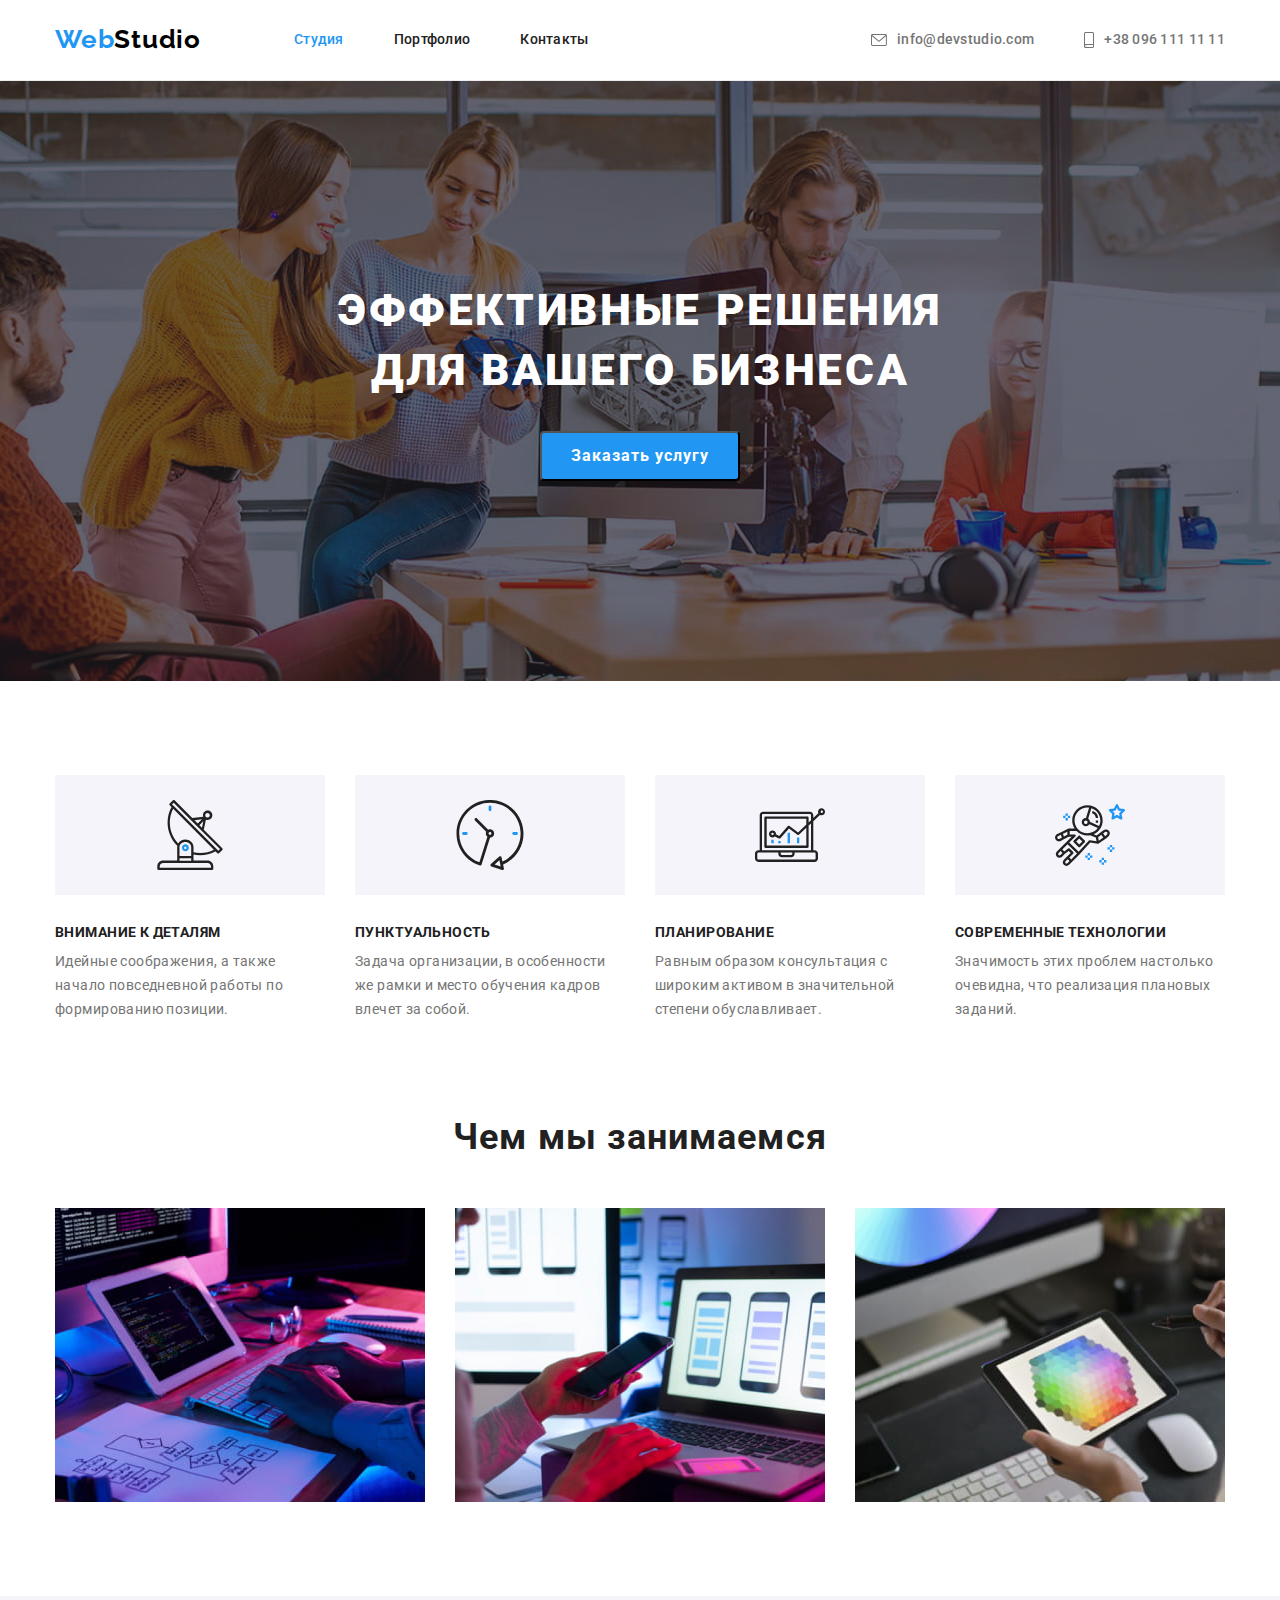
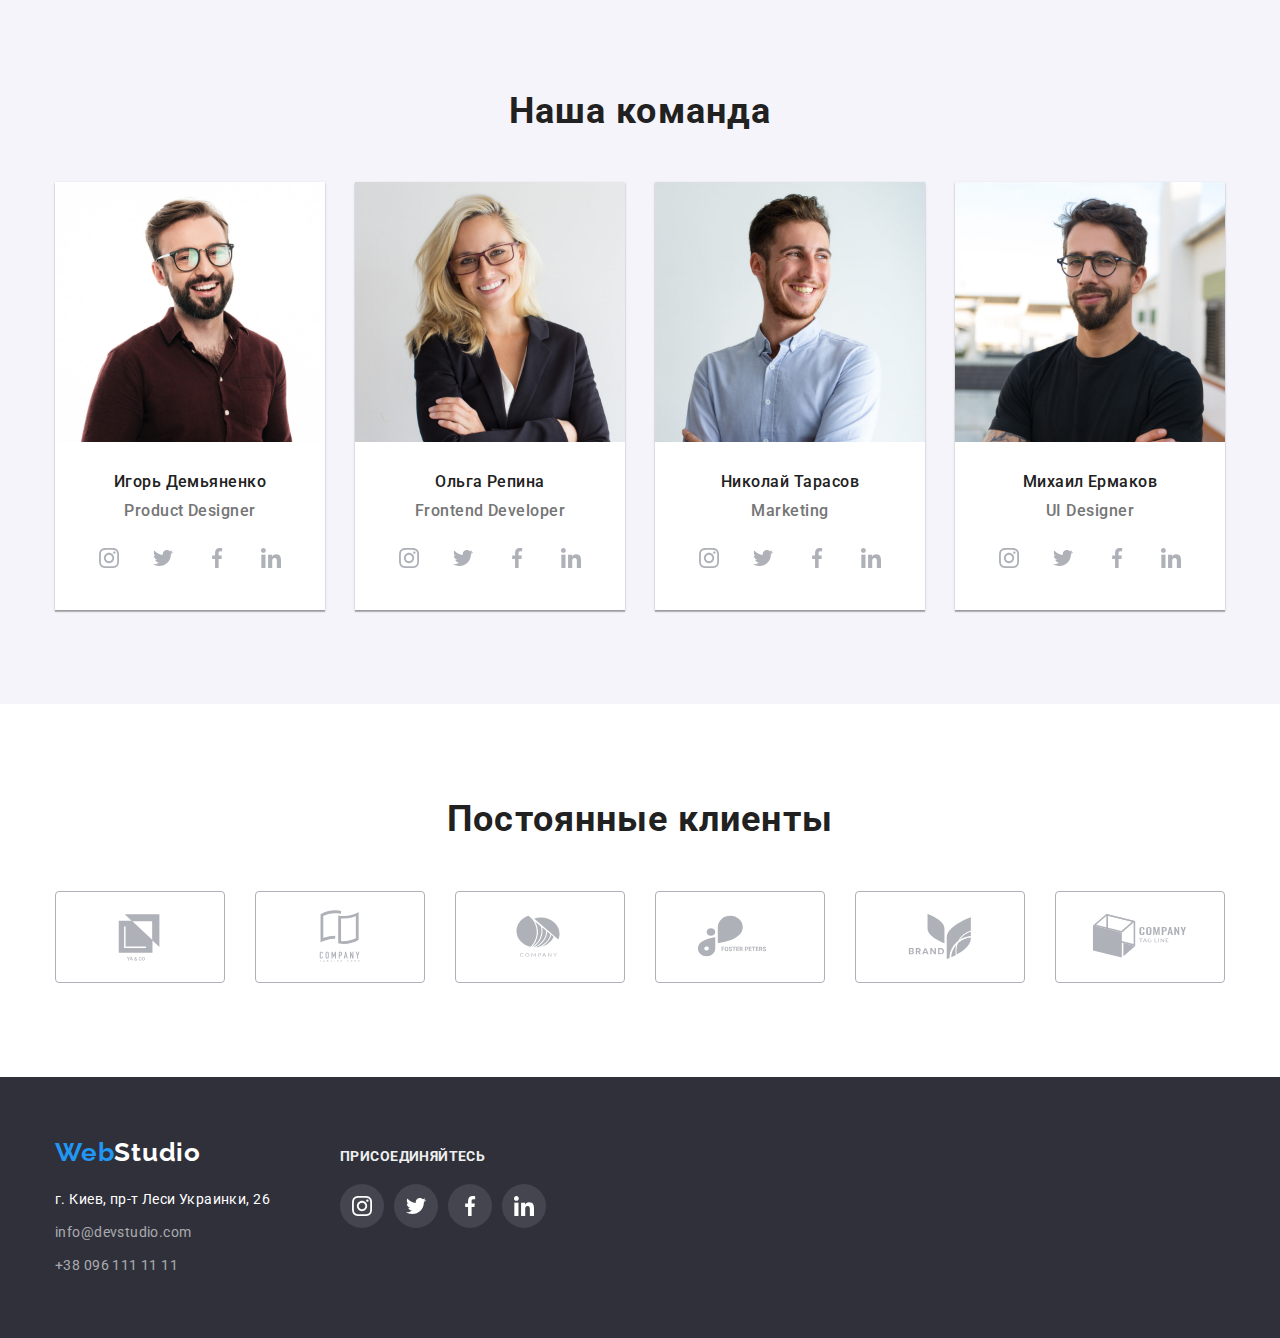
<file: index.html>
<!DOCTYPE html>
<html lang="ru">
<head>
    <meta charset="UTF-8">
    <meta http-equiv="X-UA-Compatible" content="IE=edge">
    <meta name="viewport" content="width=device-width, initial-scale=1.0">
    <title>Студия</title>
    <link href="https://fonts.googleapis.com/css2?family=Raleway:wght@700&family=Roboto:wght@400;500;700;900&display=swap" 
    rel="stylesheet">
    <link rel="stylesheet" href="https://cdnjs.cloudflare.com/ajax/libs/modern-normalize/1.1.0/modern-normalize.min.css">
    <link rel="stylesheet" href="./css/styles.css">
</head>
<body>
                                <!-- навигация -->
                                
    <header class="header">
        <div class="container main-nav">
            <a href="#" class="logo"><span class="logo-web">Web</span>Studio</a>
                <nav class="nav">
                    <ul class="nav list">
                        <li class="item"><a class="link current" href="index.html" >Студия</a></li>
                        <li class="item"><a class="link" href="portfolio.html" >Портфолио</a></li>
                        <li class="item"><a class="link" href="#" >Контакты</a></li>
                    </ul>
                </nav>
            <ul class="author list">
                <li class="item">
                    <a class="link" href="mailto:info@devstudio.com">
                        <svg class="icon" width=16px height="12px">
                            <use href="./images/icons/sprite.svg#icon-mail">
                            </use>
                        </svg>
                        info@devstudio.com 
                    </a></li>
                <li class="item">
                    <a class="link" href="tel:+380961111111">
                    <svg class="icon" width=10px height="16px">
                        <use href="./images/icons/sprite.svg#icon-phone">
                        </use>
                    </svg>
                    +38 096 111 11 11</a></li>
            </ul>
        </div>
    </header>

    <main>
                <!-- Шапка с кнопкой -->

        <section class="order">
            <div class="container">
                <h1 class="title">Эффективные решения <br> для вашего бизнеса</h1>
                <button type="button" class="button-order"> Заказать услугу</button>
            </div>
        </section>

                <!-- Особенности . Скрыть заголовок! -->

        <section class="section">
            <div class="container">

                <h2 class="visually-hidden" >Особенности</h2>
                <ul class="properties list">
                    <li class="item"> 
                        <div class="icons">
                            <svg class="properties-icon" width="70" height="70">
                                <use href="./images/icons/sprite.svg#icon-antenna">
                                </use>
                            </svg>
                        </div>
                        <h3 class="title">Внимание к деталям</h3>
                        <p class="text">Идейные соображения, а также начало повседневной работы по формированию позиции.</p>
                    </li>
                    <li class="item">
                        <div class="icons">
                            <svg class="properties-icon" width="70" height="70">
                                <use href="./images/icons/sprite.svg#icon-clock">
                                </use>
                            </svg>
                        </div>
                        <h3 class="title">Пунктуальность</h3>
                        <p class="text">Задача организации, в особенности же рамки и место обучения кадров влечет за собой.</p>
                    </li>
                    <li class="item">
                        <div class="icons">
                            <svg  class="icon" width="70" height="70">
                                <use href="./images/icons/sprite.svg#icon-diagram">
                                </use>
                            </svg>
                        </div>
                        <h3 class="title">Планирование</h3>
                        <p class="text">Равным образом консультация с широким активом в значительной степени обуславливает.</p>
                    </li>
                    <li class="item">
                        <div class="icons">
                            <svg class="icon" width="70" height="70">
                                <use href="./images/icons/sprite.svg#icon-astronaut">
                                </use>
                            </svg>
                        </div>
                        <h3 class="title">Современные технологии</h3>
                        <p class="text">Значимость этих проблем настолько очевидна, что реализация плановых заданий.</p>
                    </li>
                </ul>
            </div>
        </section>

                        <!-- Чем занимаемся -->

        <section class="section work">
            <div class="container">
               <h2 class="title">Чем мы занимаемся</h2>
                <ul class="work list">
                    <li class="item"><img src="./images/index/box1.jpg" alt="Работа за компьютером" width="370" height="300"></li>
                    <li class="item"><img src="./images/index/box2.jpg" alt="Работа за ноутбуком" width="370" height="300"></li>
                    <li class="item"><img src="./images/index/box3.jpg" alt="Работа на планшете" width="370" height="300"></li>
                </ul>
            </div>
        </section>

                        <!-- Наша команда -->

        <section class="section our-team">
            <div class="container">
                <h2 class="title">Наша команда</h2>
                <ul class="our-team list">
                    <li class="item">
                        <img src="./images/index/photo1.jpg" alt="Игорь Демьяненко, Product Designer" width="270" height="260">  
                        <div class="name post">
                            <h3 class="name">Игорь Демьяненко</h3>
                            <p class="text">Product Designer</p> 
                            <ul class="soc-list">
                                <li class="soc-item">
                                    <a href="" class="soc-link">
                                        <svg class="soc-icon" width=20px height="20px">
                                            <use href="./images/icons/sprite.svg#icon-instagram">  </use>
                                        </svg>
                                    </a>
                                </li>
                    
                                <li class="soc-item">
                                    <a href="" class="soc-link">
                                        <svg class="soc-icon" width=20px height="20px">
                                            <use href="./images/icons/sprite.svg#icon-twitter">  </use>
                                        </svg>
                                    </a>
                                </li>
                                <li class="soc-item">
                                    <a href="" class="soc-link">
                                        <svg class="soc-icon" width=20px height="20px">
                                            <use href="./images/icons/sprite.svg#icon-facebook">  </use>
                                        </svg>
                                    </a>
                                </li>
                                <li class="soc-item">
                                    <a href="" class="soc-link">
                                        <svg class="soc-icon" width=20px height="20px">
                                            <use href="./images/icons/sprite.svg#icon-linkedin">  </use>
                                        </svg>
                                    </a>
                                </li>
                            </ul>
                        </div>
                        
                    </li>
                    <li class="item">
                        <img src="./images/index/photo2.jpg" alt="Ольга Репина, Frontend Developer" width="270" height="260">  
                        <div class="name post">
                            <h3 class="name">Ольга Репина</h3>
                            <p class="text">Frontend Developer</p>
                            <ul class="soc-list">
                                <li class="soc-item">
                                    <a href="" class="soc-link">
                                        <svg class="soc-icon" width=20px height="20px">
                                            <use href="./images/icons/sprite.svg#icon-instagram">  </use>
                                        </svg>
                                    </a>
                                </li>
                    
                                <li class="soc-item">
                                    <a href="" class="soc-link">
                                        <svg class="soc-icon" width=20px height="20px">
                                            <use href="./images/icons/sprite.svg#icon-twitter">  </use>
                                        </svg>
                                    </a>
                                </li>
                                <li class="soc-item">
                                    <a href="" class="soc-link">
                                        <svg class="soc-icon" width=20px height="20px">
                                            <use href="./images/icons/sprite.svg#icon-facebook">  </use>
                                        </svg>
                                    </a>
                                </li>
                                <li class="soc-item">
                                    <a href="" class="soc-link">
                                        <svg class="soc-icon" width=20px height="20px">
                                            <use href="./images/icons/sprite.svg#icon-linkedin">  </use>
                                        </svg>
                                    </a>
                                </li>
                            </ul>
                        </div>
        
                    </li>
                    <li class="item">
                        <img src="./images/index/photo3.jpg" alt="Николай Тарасов, Marketing" width="270" height="260">  
                        <div class="name post">
                            <h3 class="name">Николай Тарасов</h3>
                            <p class="text">Marketing</p>
                            <ul class="soc-list">
                                <li class="soc-item">
                                    <a href="" class="soc-link">
                                        <svg class="soc-icon" width=20px height="20px">
                                            <use href="./images/icons/sprite.svg#icon-instagram">  </use>
                                        </svg>
                                    </a>
                                </li>
                    
                                <li class="soc-item">
                                    <a href="" class="soc-link">
                                        <svg class="soc-icon" width=20px height="20px">
                                            <use href="./images/icons/sprite.svg#icon-twitter">  </use>
                                        </svg>
                                    </a>
                                </li>
                                <li class="soc-item">
                                    <a href="" class="soc-link">
                                        <svg class="soc-icon" width=20px height="20px">
                                            <use href="./images/icons/sprite.svg#icon-facebook">  </use>
                                        </svg>
                                    </a>
                                </li>
                                <li class="soc-item">
                                    <a href="" class="soc-link">
                                        <svg class="soc-icon" width=20px height="20px">
                                            <use href="./images/icons/sprite.svg#icon-linkedin">  </use>
                                        </svg>
                                    </a>
                                </li>
                        </ul>
        
                        </div>

                    </li>
                    <li class="item">
                        <img src="./images/index/photo4.jpg" alt="Михаил Ермаков, UI Designer" width="270" height="260">  
                        <div class="name post">
                            <h3 class="name">Михаил Ермаков</h3>
                            <p class="text">UI Designer</p>
                            <ul class="soc-list">
                                <li class="soc-item">
                                    <a href="" class="soc-link">
                                        <svg class="soc-icon" width=20px height="20px">
                                            <use href="./images/icons/sprite.svg#icon-instagram">  </use>
                                        </svg>
                                    </a>
                                </li>
                    
                                <li class="soc-item">
                                    <a href="" class="soc-link">
                                        <svg class="soc-icon" width=20px height="20px">
                                            <use href="./images/icons/sprite.svg#icon-twitter">  </use>
                                        </svg>
                                    </a>
                                </li>
                                <li class="soc-item">
                                    <a href="" class="soc-link">
                                        <svg class="soc-icon" width=20px height="20px">
                                            <use href="./images/icons/sprite.svg#icon-facebook">  </use>
                                        </svg>
                                    </a>
                                </li>
                                <li class="soc-item">
                                    <a href="" class="soc-link">
                                        <svg class="soc-icon" width=20px height="20px">
                                            <use href="./images/icons/sprite.svg#icon-linkedin">  </use>
                                        </svg>
                                    </a>
                                </li>
                            </ul>
                        </div>
                    </li>
                </ul>
            </div>
        </section>

            <!-- Постоянные клиенты -->

        <section class="section clients">
            <div class="container">
                <h2 class="title">Постоянные клиенты</h2>
                <ul class="clients-list">
                    <li class="clients-item">
                        <a href="#" class="clients-link">
                            <svg class="clients-icon">
                                <use href="./images/icons/sprite.svg#icon-logo1" ></use>
                            </svg>
                        </a>
                    </li>
                    <li class="clients-item">
                        <a href="#" class="clients-link">
                            <svg class="clients-icon">
                                <use href="./images/icons/sprite.svg#icon-logo2" ></use>
                            </svg>
                        </a>
                    </li>
                    <li class="clients-item">
                        <a href="#" class="clients-link">
                            <svg class="clients-icon">
                                <use href="./images/icons/sprite.svg#icon-logo3" ></use>
                            </svg>
                        </a>
                    </li>
                    <li class="clients-item">
                        <a href="#" class="clients-link">
                            <svg class="clients-icon">
                                <use href="./images/icons/sprite.svg#icon-logo4" ></use>
                            </svg>
                        </a>
                    </li>
                    <li class="clients-item">
                        <a href="#" class="clients-link">
                            <svg class="clients-icon">
                                <use href="./images/icons/sprite.svg#icon-logo5" ></use>
                            </svg>
                        </a>
                    </li>
                    <li class="clients-item">
                        <a href="#" class="clients-link">
                            <svg class="clients-icon" width="94" height="45">
                                <use href="./images/icons/sprite.svg#icon-logo6" ></use>
                            </svg>
                        </a>
                    </li>
                </ul>
            </div>
        </section>
    </main>
                      <!-- Подвал, футер -->

    <footer class="footer">
        <div class="container footer-container">
            <div class="logo-address">
                <a class="logo-foot" href="#" target="_blank" rel="noopener noreferrer"><span class="logo-web">Web</span>Studio</a>
                    <address class="address">
                        <ul class="footer-list">
                            <li class="item"><a class="contacts map" 
                                href="https://goo.gl/maps/UUaV6C99xNGQSZhZA" 
                                target="_blank" 
                                rel="noopener noreferrer">г. Киев, пр-т Леси Украинки, 26</a></li>
                            <li class="item"><a class="contacts" href="mailto:info@devstudio.com">info@devstudio.com</a></li>
                            <li class="item"><a class="contacts" href="tel:+380961111111">+38 096 111 11 11</a></li>
                        </ul>        
                    </address>
            </div>
            <div>
                <h3 class="social">Присоединяйтесь</h3>
                <ul class="social-list">
                    <li class="social-item">
                        <a href="" class="social-link">
                            <svg class="social-icon">
                                <use href="./images/icons/sprite.svg#icon-instagram">  </use>
                            </svg>
                        </a>
                    </li>
                    <li class="social-item">
                        <a href="" class="social-link">
                            <svg class="social-icon">
                                <use href="./images/icons/sprite.svg#icon-twitter">  </use>
                            </svg>
                        </a>
                    </li>       
                    <li class="social-item">
                        <a href="" class="social-link">
                            <svg class="social-icon">
                                <use href="./images/icons/sprite.svg#icon-facebook">  </use>
                            </svg>
                        </a>
                    </li>       
                    <li class="social-item">
                        <a href="" class="social-link">
                            <svg class="social-icon">
                                <use href="./images/icons/sprite.svg#icon-linkedin">  </use>
                            </svg>
                        </a>
                    </li>       
                </ul>

            </div> 

        </div>
    </footer>
   
</body>
</html>
</file>
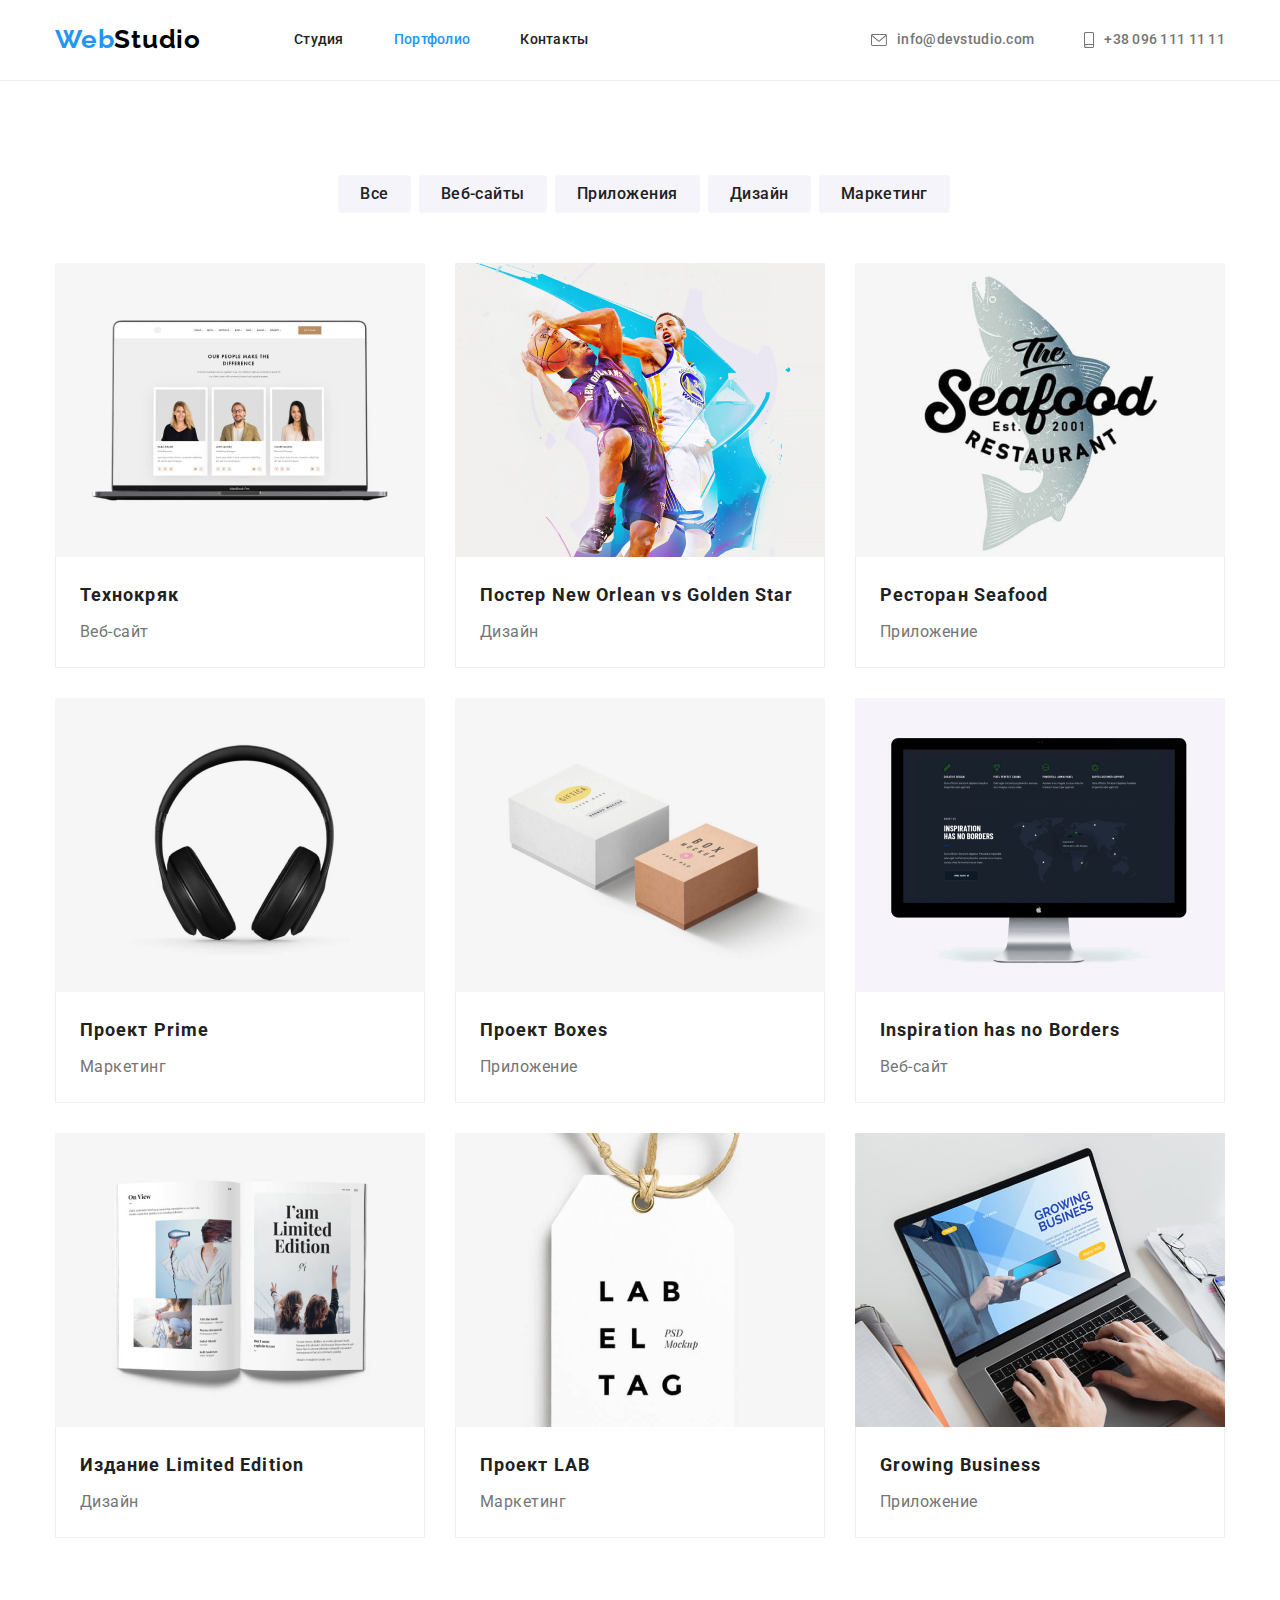
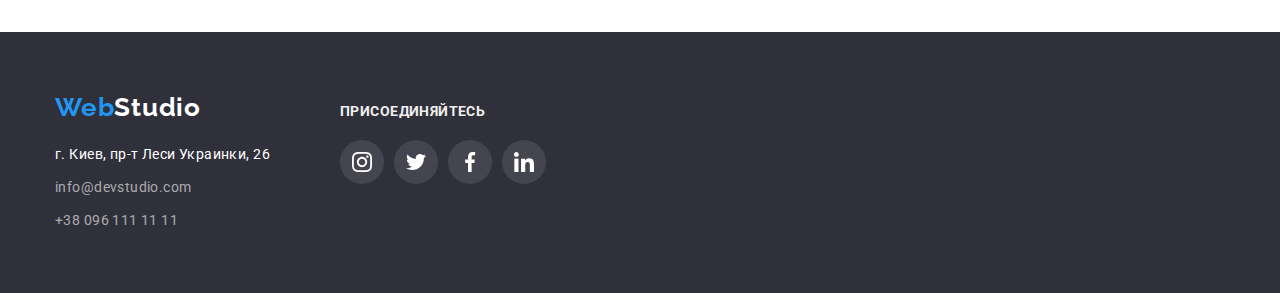
<file: portfolio.html>
<!DOCTYPE html>
<html lang="ru">
<head>
    <meta charset="UTF-8">
    <meta http-equiv="X-UA-Compatible" content="IE=edge">
    <meta name="viewport" content="width=device-width, initial-scale=1.0">
    <title>Портфолио</title>
    <link href="https://fonts.googleapis.com/css2?family=Raleway:wght@700&family=Roboto:wght@400;500;700;900&display=swap" 
    rel="stylesheet">
    <link rel="stylesheet" href="https://cdnjs.cloudflare.com/ajax/libs/modern-normalize/1.1.0/modern-normalize.min.css">
    <link rel="stylesheet" href="./css/styles.css">
</head>
<body>
                                <!-- навигация -->

    <header class="header">
        <div class="container main-nav">
                <a href="#" class="logo"><span class="logo-web">Web</span>Studio</a>
            <nav class="nav">
                <ul class="nav list">
                    <li class="item"><a class="link" href="index.html" >Студия</a></li>
                    <li class="item"><a class="link current" href="portfolio.html" >Портфолио</a></li>
                    <li class="item"><a class="link" href="#" >Контакты</a></li>
                </ul>
            </nav>
            <ul class="author list">
                <li class="item">
                    <a class="link" href="mailto:info@devstudio.com">
                        <svg class="icon" width=16px height="12px">
                            <use href="./images/icons/sprite.svg#icon-mail"></use>
                        </svg>
                        info@devstudio.com 
                    </a>
                </li>
                <li class="item">
                    <a class="link" href="tel:+380961111111">
                    <svg class="icon" width=10px height="16px">
                        <use href="./images/icons/sprite.svg#icon-phone"></use>
                    </svg>
                    +38 096 111 11 11</a>
                </li>
            </ul>
        </div>
    </header>

    <main>
                            <!-- Кнопки фильтра -->

        <section class="section">
            <div class="container">
                <h1 class="visually-hidden">Фильтр</h1>
                <ul class="filtr list">
                    <li class="item"><button type="button" class="filtr">Все</button></li>
                    <li class="item"><button type="button" class="filtr">Веб-сайты</button></li>
                    <li class="item"><button type="button" class="filtr">Приложения</button></li>
                    <li class="item"><button type="button" class="filtr">Дизайн</button></li>
                    <li class="item"><button type="button" class="filtr">Маркетинг</button></li>
                </ul>

                            <!-- Секция Портфолио -->

                <ul class="gallery-list">
                    <li class="gallery-item">
                        <a href="#" class="gallery-link">
                            <img  class="img" src="./images/portfolio/imgp1.jpg" alt="Экран ноутбука" 
                                width="370" 
                                height="300">

                            <div class="gallery-border">
                                <h2 class="gallery-title">Технокряк</h2> 
                                <p class="gallery-text">Веб-сайт</p>
                            </div>
                        </a>
                    </li>
                    <li class="gallery-item">
                        <a href="#" class="gallery-link">
                            <img class="img" src="./images/portfolio/imgp2.jpg" alt="Баскетболисты" 
                                width="370" 
                                height="300">
                            <div class="gallery-border">
                                <h2 class="gallery-title">Постер New Orlean vs Golden Star</h2> 
                                <p class="gallery-text">Дизайн</p>
                            </div>
                        </a>
                    </li>
                    <li class="item">
                        <a href="#" class="gallery-link">
                            <img class="img" src="./images/portfolio/imgp3.jpg" alt="Логотип ресторана Seafood" 
                                width="370" 
                                height="300">
                            <div class="gallery-border">
                                <h2 class="gallery-title">Ресторан Seafood</h2> 
                                <p class="gallery-text">Приложение</p>
                            </div>
                        </a>
                    </li>
                    <li class="gallery-item">
                        <a href="#" class="gallery-link">
                            <img class="img" src="./images/portfolio/imgp4.jpg" alt="Безпроводные наушники"
                                width="370" 
                                height="300">
                            <div class="gallery-border">
                                <h2 class="gallery-title">Проект Prime</h2> 
                                <p class="gallery-text">Маркетинг</p>
                            </div>
                        </a>
                    </li>
                    <li class="gallery-item">
                        <a href="#" class="gallery-link">
                            <img class="img" src="./images/portfolio/imgp5.jpg" alt="Две коробки" 
                                width="370" 
                                height="300">
                            <div class="gallery-border">
                                <h2 class="gallery-title">Проект Boxes</h2> 
                                <p class="gallery-text">Приложение</p>
                            </div>
                        </a>
                    </li>
                    <li class="gallery-item">
                        <a href="#" class="gallery-link">
                            <img class="img" src="./images/portfolio/imgp6.jpg" alt="Екран компьютера"
                                width="370"
                                height="300">
                            <div class="gallery-border">
                                <h2 class="gallery-title">Inspiration has no Borders</h2> 
                                <p class="gallery-text">Веб-сайт</p>
                            </div>
                        </a>
                    </li>
                    <li class="gallery-item">
                        <a href="#" class="gallery-link">
                            <img class="img" src="./images/portfolio/imgp7.jpg" alt="Развернутая книга" 
                                width="370" 
                                height="300">
                            <div class="gallery-border">
                                <h2 class="gallery-title">Издание Limited Edition</h2> 
                                <p class="gallery-text">Дизайн</p>
                            </div>
                        </a>
                    </li>
                    <li class="gallery-item">
                        <a href="#" class="gallery-link">
                            <img class="img" src="./images/portfolio/imgp8.jpg" alt="Бирка Labletag" 
                                width="370" 
                                height="300">
                            <div class="gallery-border">
                                <h2 class="gallery-title">Проект LAB</h2> 
                                <p class="gallery-text">Маркетинг</p>
                            </div>
                        </a>
                    </li>
                    <li class="gallery-item">
                        <a href="#" class="gallery-link">
                            <img class="img" src="./images/portfolio/imgp9.jpg" alt="Открытый Ноутбук" 
                                width="370" 
                                height="300">
                            <div class="gallery-border">
                                <h2 class="gallery-title">Growing Business</h2> 
                                <p class="gallery-text">Приложение</p>
                            </div>
                        </a>
                    </li>
                </ul>
            </div>
        </section>
    </main>
                                <!-- Подвал, футер -->
    <footer class="footer">
        <div class="container footer-container">
            <div class="logo-address">
                <a class="logo-foot" href="#" target="_blank" rel="noopener noreferrer"><span class="logo-web">Web</span>Studio</a>
                    
                    <address class="address">
                        <ul class="footer-list">
                            <li class="item"><a class="contacts map" 
                                href="https://goo.gl/maps/UUaV6C99xNGQSZhZA" 
                                target="_blank" 
                                rel="noopener noreferrer">г. Киев, пр-т Леси Украинки, 26</a></li>
                            <li class="item"><a class="contacts" href="mailto:info@devstudio.com">info@devstudio.com</a></li>
                            <li class="item"><a class="contacts" href="tel:+380961111111">+38 096 111 11 11</a></li>
                        </ul>        
                    </address>
            </div>
            <div>
                <h3 class="social">Присоединяйтесь</h3>
                <ul class="social-list">
                    <li class="social-item">
                        <a href="" class="social-link">
                            <svg class="social-icon">
                                <use href="./images/icons/sprite.svg#icon-instagram">  </use>
                            </svg>
                        </a>
                    </li>
                    <li class="social-item">
                        <a href="" class="social-link">
                            <svg class="social-icon">
                                <use href="./images/icons/sprite.svg#icon-twitter">  </use>
                            </svg>
                        </a>
                    </li>       
                    <li class="social-item">
                        <a href="" class="social-link">
                            <svg class="social-icon">
                                <use href="./images/icons/sprite.svg#icon-facebook">  </use>
                            </svg>
                        </a>
                    </li>       
                    <li class="social-item">
                        <a href="" class="social-link">
                            <svg class="social-icon">
                                <use href="./images/icons/sprite.svg#icon-linkedin">  </use>
                            </svg>
                        </a>
                    </li>       
                </ul>

            </div> 

        </div>
    </footer>
                            

</body>
</html>
</file>
<file: css/styles.css>
:root {
  --acsent-color: #2196f3;
  --title-color: #212121;
  --link-color: #212121;
  --text-color: #757575;
  --button-background: #2196f3;
  --button-filtr-color: #212121;
  --team-background: #F5F4FA;
  --footer-background: #2f303a;
  --order-background: #2f303a;
  --border-color: #EEEEEE;
  --icon-color: #AFB1B8;
  --icon-color-hover: #FFFFFF;
  --icon-social-color: #FFFFFF;


}

body {
  background-color: #ffffff;
  color: var(--text-color);
  font-family: 'Roboto', sans-serif;
  margin: 0;
}

.container{
  width: 1200px;
  margin-left: auto;
  margin-right: auto;
  padding-left: 15px;
  padding-right: 15px;
}

.section{
  padding: 94px 0;
}
/* Скидання списків */
ul{
  list-style: none;
  margin: 0;
  padding: 0;

}
h1,
h2, 
h3, 
p{
  padding: 0;
  margin: 0;
}
/* базові */
img{
  display: block;
  width: 100%;
  height: auto;
}
.header{
      /* Установит стили нижней рамки */
 border-bottom-width: 1px;
 border-bottom-style: solid;
 border-bottom-color: #ECECEC;
}

      /* Цвет логотипа */

.logo {
  color: #000000;
  font-family: 'Raleway';
  font-weight: 700;
  font-size: 26px;
  line-height: 1.2;
  letter-spacing: 0.03em;
  text-decoration: none;
  margin-right: 93px;  

}

.logo:hover,
.logo:focus {
  color: var(--acsent-color);
}

.logo-web{
  color: var(--acsent-color);
}

          /* Навигация  */

.main-nav{
  display: flex;
  align-items: center;
  
}

.nav{
  display: flex;
}

.nav .item:not(:first-child){
  margin-left: 50px;
  
}

.nav .link,
.author .link{
  font-weight: 500;
  font-size: 14px;
  line-height: 1.1;
  letter-spacing: 0.02em;
  color: var(--link-color);
  text-decoration: none;
  
  display: block;
  padding-top: 32px;
  padding-bottom: 32px;

}
.nav .link:hover,
.nav .link:focus,
.author .link:hover,
.author .link:focus{
  color: var(--acsent-color);
}
        /* Эффект текущей страницы */

.nav .current{
  color: var(--acsent-color);
}

.author.list{
  display: flex;
  margin-left: auto;
}

.author .link{
  display: flex;
  align-items: center;
  color: #757575;
}

.author .item + .item{
  margin-left: 50px;
  
}
.author .icon{
  margin-right: 10px;
  fill: currentColor;
}
          /* Блок решения 
          с кнопкой заказать услугу   */

.order {
  max-width: 1600px;
  margin: 0 auto;
  background-color: #C4C4C4;
  background-image: linear-gradient(
    to top, rgba(47,48,58,0.4), rgba(47,48,58,0.4)
  ), url(../images/index/bgimage.jpg);
  background-repeat: no-repeat;
  background-size: cover;
  background-position: center;
  text-align: center;
  padding-top: 200px;
  padding-bottom: 200px;
}

.order .title {
  font-weight: 900;
  font-size: 44px;
  line-height: 1.36;
  letter-spacing: 0.06em;
  text-transform: uppercase;
  color: #ffffff;
  margin-bottom: 30px;

}
        /* Кнопка Заказать услугу */

.button-order {
  font-family: inherit;
  font-weight: 700;
  font-size: 16px;
  line-height: 1.88;
  letter-spacing: 0.06em;
  border-radius: 4px;
  width: 200px;
  height: 50px;
  box-shadow: 0px 4px 4px rgba(0, 0, 0, 0.15);
  color: #ffffff;
  background-color: var(--button-background);
  cursor: pointer;

}

.button-order:hover,
.button-order:focus {
  background-color: #188CE8;

}

            /* Properties - Особенности */

.properties.list{
  display: flex;
}
.visually-hidden { 
  position: absolute; 
  width: 1px; 
  height: 1px; 
  margin: -1px; 
  border: 0; 
  padding: 0; 
  white-space: nowrap; 
  clip-path: inset(100%); 
  clip: rect(0 0 0 0); 
  overflow: hidden; 
} 
.properties .item{
  width: 270px;
}
        /* Иконки картинки   */
.properties .icons{
  width: 270px;
  height: 120px;
  background-color: #F5F4FA;
  margin-bottom: 30px;
  display: flex;
  align-items: center;
  justify-content: center;
}


.properties .item:not(:last-child){
  margin-right: 30px;
}

.properties .title{
  font-weight: 700;
  font-size: 14px;
  line-height: 1.1;
  letter-spacing: 0.03em;
  text-transform: uppercase;
  color: var(--link-color);

}

.properties .text{
  font-size: 14px;
  line-height: 1.71;
  letter-spacing: 0.03em;
  color: var(--text-color);
  margin-bottom: 0px;
  margin-top: 10px;

}

      /* Чем мы занимаемся */

.work .title,
.our-team .title,
.clients .title{
  font-weight: 700;
  font-size: 36px;
  line-height: 1.17;
  text-align: center;
  letter-spacing: 0.03em;
  color: var(--title-color);
  margin-bottom: 50px;
}
.section.work{
  padding-top: 0;
}
.section.work .work.list{
  display: flex;
}

.work .item:not(:last-child){
  margin-right: 30px;
}

/* Наша команда */
.our-team{
  background-color: var(--team-background);
}

.our-team.list{
  display: flex;
  text-align: center;
  justify-content: space-between;

}

.our-team .item{
  width: 270px;
  box-shadow: 
  0px 1px 3px rgba(0, 0, 0, 0.12), 
  0px 1px 1px rgba(0, 0, 0, 0.14), 
  0px 2px 1px rgba(0, 0, 0, 0.2);
  background-color: var(--icon-social-color);

}
.our-team .name.post{
  padding-top: 30px;
  padding-bottom: 30px;
  margin-bottom: 0;
}
.our-team .name{
  font-weight: 500;
  font-size: 16px;
  line-height: 1.2;
  letter-spacing: 0.03em;
  color: var(--title-color);
  margin-bottom: 10px;

}

.our-team .text{
  font-size: 16px;
  line-height: 1.2;
  letter-spacing: 0.03em;
  color: var(--text-color);
  margin-bottom: 16px;

}

.soc-list{
  display: flex;
  justify-content: center;

}
.soc-item{
  width: 44px;
  height: 44px;

}
.soc-item:not(:last-child){
  margin-right: 10px;
 
}
.soc-link{
  display: flex;
  justify-content: center;
  align-items: center;
  width: 100%;
  height: 100%;
  border-radius: 50%;
  background: rgba(255, 255, 255, 0.1);
  color: var(--icon-color);

}
.soc-icon{
  fill: currentColor;

}
.soc-link:hover,
.soc-link:focus {
  background-color: var(--acsent-color);
  color: var(--icon-color-hover);
}



/* Постоянные клиенты */
.clients-list{
  display: flex;
  justify-content: center;

}
.clients-item{
  width: 170px;
  height: 92px;
}
.clients-link{
  display: flex;
  justify-content: center;
  align-items: center;  
  width: 100%;
  height: 100%;
  border: 1px solid #AFB1B8;
  border-radius: 4px;
  color: var(--icon-color);
}
.clients-icon{
  width: 106px;
  height: 60px;
  fill: currentColor; 
}
.clients-item:not(:last-child){
  margin-right: 30px;
}
.clients-link:hover,
.clients-link:focus{
  border-color: var(--acsent-color);
  color: var(--acsent-color);

}



      /* Кнопки фильтра */

.filtr.list {
  display: flex;
  justify-content: center;
  margin-bottom: 50px;

}
.filtr .item{
  margin-left: 8px;
 
}
.filtr.list .filtr {
  font-family: inherit;
  font-weight: 500;
  font-size: 16px;
  line-height: 1.62;
  text-align: center;
  letter-spacing: 0.03em;
  color: var(--button-filtr-color);
  cursor: pointer;
  background: var(--team-background);
  border: var(--team-background);
  height: 38px;
  border-radius: 4px;
  padding: 6px 22px;

}

.filtr.list .filtr:hover,
.filtr.list .filtr:focus {
  background-color: var(--button-background);
  color: #ffffff;
  box-shadow: 
  0px 3px 1px rgba(0, 0, 0, 0.1), 
  0px 1px 2px rgba(0, 0, 0, 0.08), 
  0px 2px 2px rgba(0, 0, 0, 0.12);
  outline: none;
}

        /* Галерея */
        /* Список без маркеров */

.gallery-list{
  display: flex;
  flex-wrap: wrap;
}

.gallery-item{
  width: 370px;
  margin-right: 30px;
  margin-bottom: 30px;
}
.gallery-link{
  display: inline-block;
  text-decoration: none;

}
.gallery-link:hover,
.gallery-link:focus{
  cursor: pointer;
  box-shadow: 
  0px 1px 1px rgba(0, 0, 0, 0.12), 
  0px 4px 4px rgba(0, 0, 0, 0.06), 
  1px 4px 6px rgba(0, 0, 0, 0.16);

}

.gallery-item:nth-child(3n){
  margin-right: 0;
}

.gallery-item:nth-last-child(-n+3){
  margin-bottom: 0;
}

.gallery-title {
  font-weight: 700;
  font-size: 18px;
  line-height: 2;
  letter-spacing: 0.06em;
  color: var(--title-color);

}

.gallery-text {
  font-size: 16px;
  line-height: 1.88;
  letter-spacing: 0.03em;
  color: var(--text-color);
  margin-top: 4px;
 
}

.gallery-border{
  padding: 20px 24px;

/* Установит стили правой рамки */
  border-right-width: 1px;
  border-right-style: solid;
  border-right-color: var(--border-color);

  /* Установит стили нинжней рамки */
  border-bottom-width: 1px;
  border-bottom-style: solid;
  border-bottom-color: var(--border-color); 

  /* Установит стили левой рамки */
  border-left-width: 1px;
  border-left-style: solid;
  border-left-color: var(--border-color);
  
}



        /* Footer */
.footer {
  background-color: var(--footer-background);
  padding-top: 60px;
  padding-bottom: 60px;
}
.footer-container{
  display: flex;
  align-items: baseline;
}

.logo-foot {
  color: #ffffff;
  font-family: 'Raleway';
  font-weight: 700;
  font-size: 26px;
  line-height: 1.2;
  letter-spacing: 0.03em;
  text-decoration: none;
}

.logo-foot:hover,
.logo-foot:focus{
  color: var(--acsent-color);
}

          /* Адрес - карта */
.address{
  margin-top: 20px;
  padding-bottom: 0;
}

.contacts.map,
.contacts {
  font-style: normal;
  font-size: 14px;
  line-height: 1.71;
  letter-spacing: 0.03em;
  color: #ffffff;
  text-decoration: none;
}


.contacts {
  color: #ffffff99;

}
.footer .item:not(:last-child){
  margin-bottom: 9px;
}
.link-map:hover,
.link-map:focus,
.contacts:hover,
.contacts:focus{
  color: var(--acsent-color);
}
/* Социальные сети */
.logo-address{
  margin-right: 70px;
}
.social{
  font-weight: 700;
  font-size: 14px;
  line-height: 1.1;
  letter-spacing: 0.03em;
  text-transform: uppercase;
  color: var(--border-color);
  margin-bottom: 20px;

}

.social-list{
  display: flex;
  justify-content: center;

}

.social-item{
  width: 44px;
  height: 44px;

}
.social-item:not(:last-child){
  margin-right: 10px;
}
.social-link{
  display: flex;
  justify-content: center;
  align-items: center;
  width: 100%;
  height: 100%;
  border-radius: 50%;
  background: rgba(255, 255, 255, 0.1);

}
.social-icon{
  width: 20px;
  height: 20px;
  fill: var(--icon-social-color);

}
.social-link:hover,
.social-link:focus {
  background-color: var(--acsent-color);
  color: var(--icon-color-hover);
}
</file>
